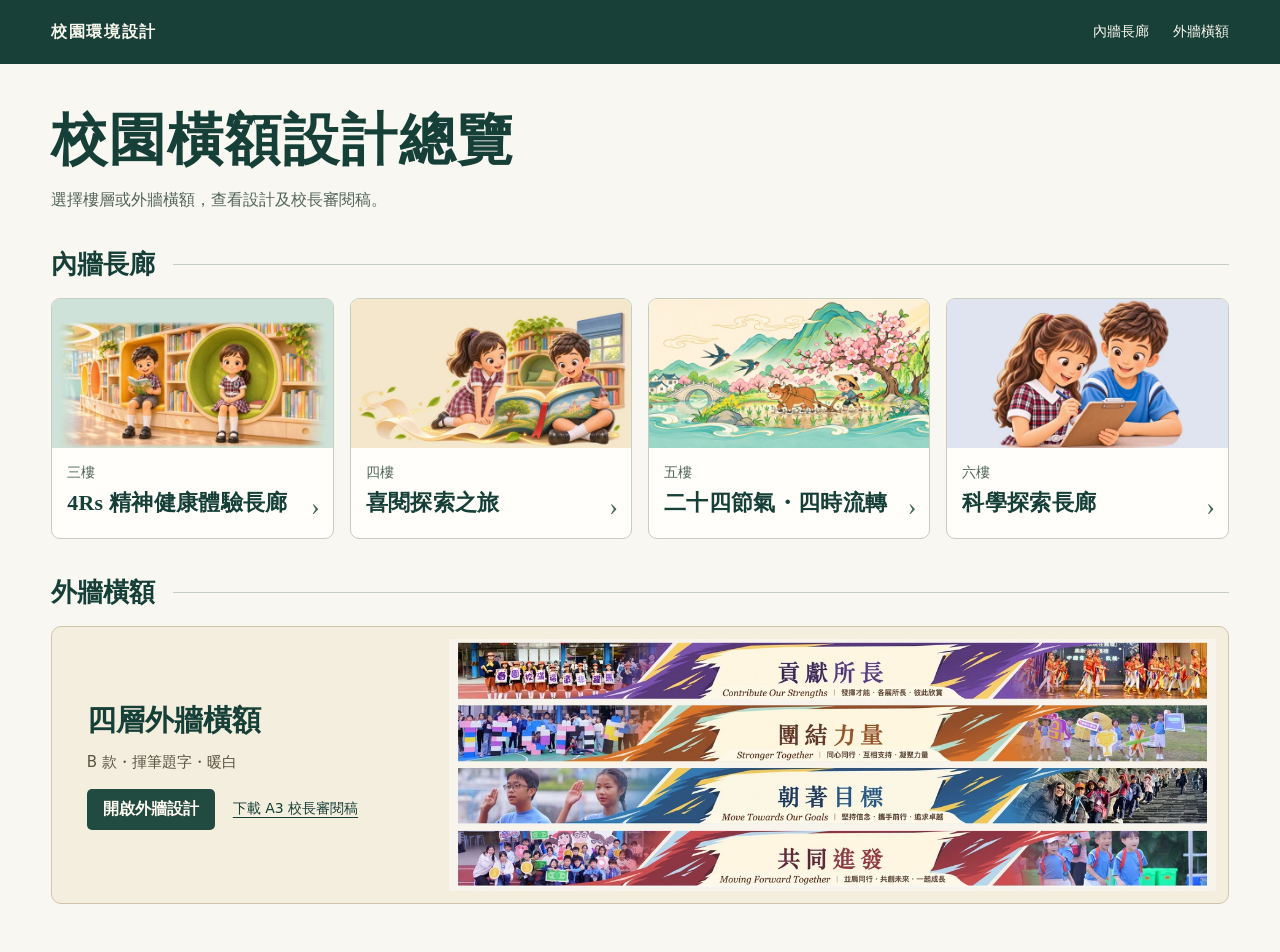
<file: index.html>
<!doctype html>
<html lang="zh-HK">
<head>
<meta charset="utf-8">
<meta name="viewport" content="width=device-width, initial-scale=1">
<meta name="theme-color" content="#173f38">
<title>校園橫額設計總覽</title>
<link rel="icon" href="data:,">
<style>
:root{color-scheme:light;--ink:#163f38;--paper:#f8f7f1;--rule:#c5cec0;font-family:"PingFang HK","Microsoft JhengHei",system-ui,sans-serif;color:var(--ink);background:var(--paper)}
*{box-sizing:border-box}
body{margin:0}
a{color:inherit;text-underline-offset:.25em}
a:focus-visible{outline:3px solid #be682e;outline-offset:4px}
.top{background:#183f38;color:#faf8ed}
.wrap{width:min(1220px,92%);margin-inline:auto}
.bar{display:flex;align-items:center;justify-content:space-between;gap:14px;min-height:64px}
.brand{font-weight:700;letter-spacing:.1em}
nav{display:flex;gap:24px}
nav a{padding:12px 0;text-decoration:none;font-size:14px}
nav a:hover,.links a:hover{text-decoration:underline}
main{padding:44px 0 48px}
h1,h2,h3,p{margin:0}
h1,h2,h3{font-family:"Songti TC","Noto Serif CJK TC",serif}
h1{font-size:clamp(36px,4.4vw,66px);line-height:1.14;letter-spacing:.035em}
.lead{margin:14px 0 34px;line-height:1.7;color:#51645c}
h2{font-size:clamp(23px,2vw,31px)}
#inside,#outside{scroll-margin:12px}
.section-title{display:flex;align-items:center;gap:18px;margin-bottom:16px}
.section-title::after{content:"";height:1px;flex:1;background:var(--rule)}
.grid{display:grid;grid-template-columns:repeat(4,minmax(0,1fr));gap:16px}
.card{display:flex;flex-direction:column;min-width:0;overflow:hidden;border:1px solid var(--rule);border-radius:9px;background:#fffefa;text-decoration:none}
.card img{width:100%;height:auto;aspect-ratio:640/340;object-fit:cover;display:block}
.caption{padding:14px 15px 18px;flex:1;position:relative}
.caption small{font-size:14px;color:#51675e}
.caption h3{margin-top:6px;padding-right:18px;font-size:clamp(19px,1.7vw,25px);line-height:1.45;letter-spacing:.015em}
.caption::after{content:"›";position:absolute;right:13px;bottom:18px;font:26px/1 Georgia;color:#446658}
.card:hover{border-color:#527f6e;background:#f1f5eb}
#outside{margin-top:36px}
.facade{display:grid;grid-template-columns:minmax(240px,.68fr) 1.4fr;border:1px solid #d1c4ad;background:#f3eede;border-radius:10px;overflow:hidden}
.desc{display:flex;flex-direction:column;justify-content:center;align-items:flex-start;gap:12px;padding:clamp(18px,2.7vw,38px)}
.desc h3{font-size:clamp(24px,2.3vw,34px);line-height:1.4}
.desc p{color:#5b5141;font-size:15px}
.links{display:flex;flex-wrap:wrap;align-items:center;gap:12px 18px;margin-top:5px}
.open{border-radius:5px;background:#214b40;color:#fffaf2;padding:10px 16px;text-decoration:none;font-weight:600}
.pdf{font-size:14px}
.facade-visual{align-self:center;display:block;padding:12px}
.facade img{display:block;width:100%;height:auto}
@media(max-width:900px){.grid{grid-template-columns:repeat(2,minmax(0,1fr))}.facade{grid-template-columns:.9fr 1.2fr}}
@media(max-width:600px){main{padding:28px 0}.bar{min-height:56px}nav{gap:13px}.lead{margin:10px 0 23px}.grid{gap:10px}.caption{padding:10px}.caption h3{font-size:18px;padding-right:10px}.caption::after{right:7px;bottom:12px;font-size:20px}.facade{grid-template-columns:1fr}.facade-visual{order:-1;padding:9px}.desc{padding:8px 17px 21px;gap:8px}#outside{margin-top:26px}}
</style>
</head>
<body><header class="top"><div class="wrap bar"><div class="brand">校園環境設計</div><nav aria-label="設計類別"><a href="#inside">內牆長廊</a><a href="#outside">外牆橫額</a></nav></div></header>
<main class="wrap">
<h1>校園橫額設計總覽</h1><p class="lead">選擇樓層或外牆橫額，查看設計及校長審閱稿。</p>
<section id="inside" aria-labelledby="inside-title"><div class="section-title"><h2 id="inside-title">內牆長廊</h2></div><div class="grid">
<a class="card" href="./floor-3.html"><img src="./gallery/floor-3.webp" width="640" height="340" alt=""><div class="caption"><small>三樓</small><h3>4Rs 精神健康體驗長廊</h3></div></a>
<a class="card" href="./floor-4.html"><img src="./gallery/floor-4.webp" width="640" height="340" alt=""><div class="caption"><small>四樓</small><h3>喜閱探索之旅</h3></div></a>
<a class="card" href="./floor-5.html"><img src="./gallery/floor-5.webp" width="640" height="340" alt=""><div class="caption"><small>五樓</small><h3>二十四節氣・四時流轉</h3></div></a>
<a class="card" href="./floor-6.html"><img src="./gallery/floor-6.webp" width="640" height="340" alt=""><div class="caption"><small>六樓</small><h3>科學探索長廊</h3></div></a>
</div></section>
<section id="outside" aria-labelledby="outside-title"><div class="section-title"><h2 id="outside-title">外牆橫額</h2></div>
<div class="facade"><div class="desc"><h3>四層外牆橫額</h3><p>B 款・揮筆題字・暖白</p><div class="links"><a class="open" href="./exterior-studio/classic.html?trial=reference&amp;scheme=B&amp;title=reference">開啟外牆設計</a><a class="pdf" href="./exterior-studio/classic-b-a3.pdf">下載 A3 校長審閱稿</a></div></div>
<a class="facade-visual" href="./exterior-studio/classic.html?trial=reference&amp;scheme=B&amp;title=reference" aria-label="查看四層外牆 B 款"><img src="./gallery/exterior-b.webp" width="1250" height="410" alt="四層橫額依次展示貢獻所長、團結力量、朝著目標及共同進發"></a></div></section>
</main></body></html>
</file>
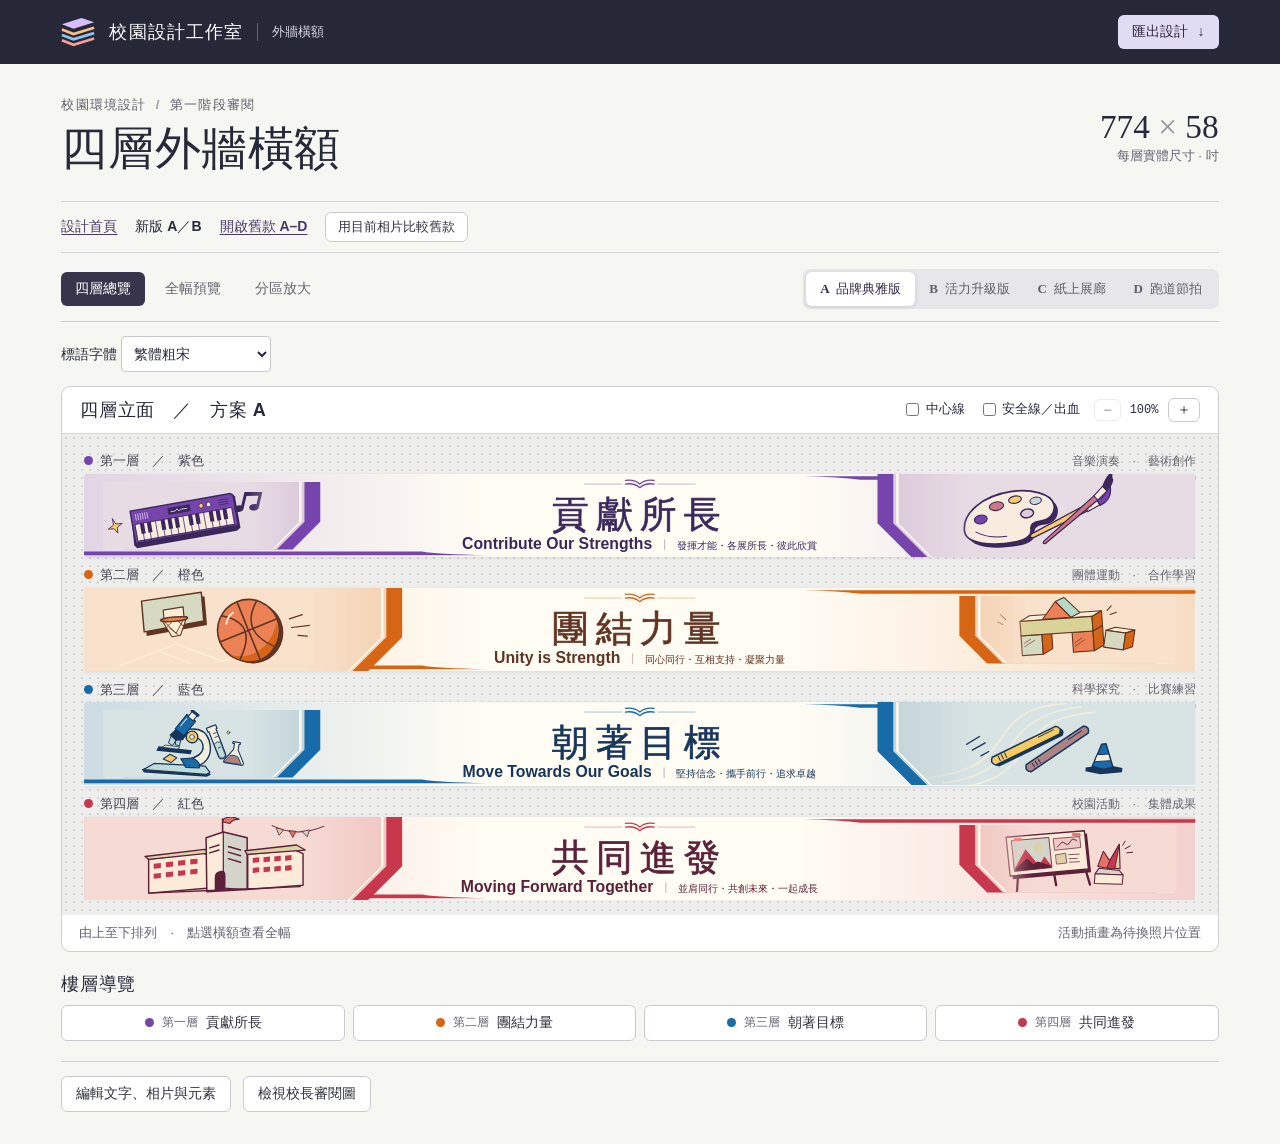
<file: exterior-studio/index.html>
<!doctype html>
<html lang="zh-HK" data-edition="brand"><head><meta charset="utf-8"><meta name="viewport" content="width=device-width, initial-scale=1"><meta name="theme-color" content="#242737"><link rel="icon" href="data:,"><title>四層外牆橫額｜校園設計工作室</title><link rel="stylesheet" href="style.css?v=facade-brand-3"><script>if(location.pathname.endsWith('/')&&new URLSearchParams(location.search).get('title')==='reference'){location.replace('classic.html'+location.search+location.hash)}</script></head>
<body>
<header><div class="bar"><div class="brand"><svg viewBox="0 0 38 33" aria-hidden="true"><path d="M1 8 23 1l14 5-23 7Z" fill="#D9BEFD"/><path d="m1 14 13 5 23-7" class="band" stroke="#FABF84"/><path d="m1 20 13 5 23-7" class="band" stroke="#8CC5F3"/><path d="m1 26 13 5 23-7" class="band" stroke="#FA9C94"/></svg><b>校園設計工作室</b><span>外牆橫額</span></div><button id="exportToggle" class="primary" aria-expanded="false">匯出設計 <span aria-hidden="true">↓</span></button></div></header>
<main><div class="intro"><div><div class="folio">校園環境設計 <i>/</i> 第一階段審閱</div><h1>四層外牆橫額</h1></div><div class="spec"><strong>774 <em>×</em> 58</strong><span>每層實體尺寸 · 吋</span></div></div>
<section id="exports" class="panel" hidden><h2>匯出設計</h2><div class="actions"><button data-export="layers">本層分層 SVG 初稿</button><button data-export="full">本層全幅 PNG</button><button data-export="detail">本區放大 PNG</button><button data-export="overview">四層總覽 PNG</button><button data-export="details">四層局部放大 PNG</button><button data-export="compare">新版 A／B 對照 PNG</button><button data-export="board">校長審閱圖 PNG</button><button data-export="draft">下載可編輯草稿</button></div></section>
<nav class="editionNav" aria-label="設計版本"><a href="../index.html">設計首頁</a><strong>新版 A／B</strong><a id="otherEdition" href="classic.html?trial=reference&amp;scheme=B&amp;title=reference">開啟舊款 A–D</a><button id="compareEdition">用目前相片比較舊款</button><span id="compareHint" hidden>獨立比較稿</span></nav>
<div class="schemebar"><div class="modes" id="modes"><button data-mode="overview">四層總覽</button><button data-mode="full">全幅預覽</button><button data-mode="detail">分區放大</button></div><div class="schemes"><button data-scheme="A"><b>A</b> 品牌典雅版</button><button data-scheme="B"><b>B</b> 活力升級版</button><button data-scheme="C"><b>C</b> 紙上展廊</button><button data-scheme="D"><b>D</b> 跑道節拍</button></div></div>
<div class="titleChoices"><div id="bTitles" class="cTitleOptions" role="group" aria-label="B 版底色" hidden><strong>中央底色</strong><div class="schemes"><button data-b-title="plain">深墨</button><button data-b-title="reference">暖白</button><button data-b-title="sweep">主題色</button></div></div><div id="cTitles" class="cTitleOptions" role="group" aria-label="C 版中央構圖" hidden><strong>中央構圖</strong><div class="schemes"><button data-c-title="fold">C1　摺紙題簽</button><button data-c-title="press">C2　活字海報</button></div></div><label>標語字體 <select id="titleFace"><option value="seki">源石黑體（丹版）</option><option value="song">繁體粗宋</option><option value="sans">原版粗黑</option></select></label></div>
<div id="photoSets" class="titleChoices" hidden><strong>已選活動相片</strong><div class="schemes"><button data-photo-set="main">主配搭</button><button data-photo-set="alternate">替換配搭</button></div></div>
<section class="viewer"><div class="toolbar"><h2 id="viewTitle"></h2><div class="tools"><label><input type="checkbox" id="center"> 中心線</label><label><input type="checkbox" id="safety"> 安全線／出血</label><div class="zoom"><button id="minus" aria-label="縮小">−</button><output id="scale">100%</output><button id="plus" aria-label="放大">＋</button></div></div></div>
<div class="mat"><div id="view" class="viewport" tabindex="0" aria-label="外牆設計預覽，可橫向捲動"></div></div>
<div class="legend"><span id="viewHint"></span><span id="guideHint"></span></div></section>
<section class="navigation"><h2>樓層導覽</h2><nav id="floors" aria-label="選擇樓層"></nav><div id="regions" class="actions" aria-label="選擇放大區域" hidden></div></section>
<div class="editbar"><button id="editToggle" aria-expanded="false">編輯文字、相片與元素</button><button id="boardToggle" aria-expanded="false">檢視校長審閱圖</button></div>
<section id="editor" class="panel" hidden><h2>編輯橫額</h2><div class="fields"><label>目前樓層<select id="level"></select></label><label>主標語（四字）<input id="headline" maxlength="8" required><span id="titleHint"></span></label><label>主題色調<select id="tone"></select></label><label>標語字級 <output id="fontOut"></output><input type="range" id="font" min="64" max="86"></label><label>字距 <output id="trackOut"></output><input type="range" id="track" min="4" max="17"></label></div>
<h3>本層設計元素</h3><div class="actions elementAdd"><label for="elementType">新增元素</label><select id="elementType"></select><button id="addElement">加入本層</button></div>
<div id="elementList"></div>
<h3>活動照片</h3><div id="photoEditors" class="photoEditors"></div>
<h3>印刷參考線 <small>暫定值，待印刷公司與現場確認</small></h3><div class="fields"><label>安全邊距（吋）<input id="margin" type="number" min="0" max="20" step=".25"></label><label>出血（吋）<input id="bleed" type="number" min="0" max="10" step=".25"></label></div>
<h3>可編輯草稿</h3><div class="actions"><button data-export="draft">下載草稿 JSON</button><label class="filebtn">載入草稿 JSON<input type="file" id="restore" accept=".json,application/json"></label></div></section>
<section id="boardPanel" class="panel" hidden><div class="boardHead"><h2>校長審閱圖</h2><button data-export="board">下載審閱圖 PNG</button></div><div id="boardView"></div></section>
<p role="status" id="status"></p></main>
<svg id="measure" xmlns="http://www.w3.org/2000/svg" aria-hidden="true"></svg>
<script defer src="fonts/seki-data.js"></script><script defer src="edition-switch.js?v=retained-1"></script><script defer src="art.js"></script><script defer src="design.js?v=facade-brand-3"></script><script defer src="review.js?v=facade-brand-3"></script><script defer src="app.js?v=facade-brand-3"></script></body></html>
</file>
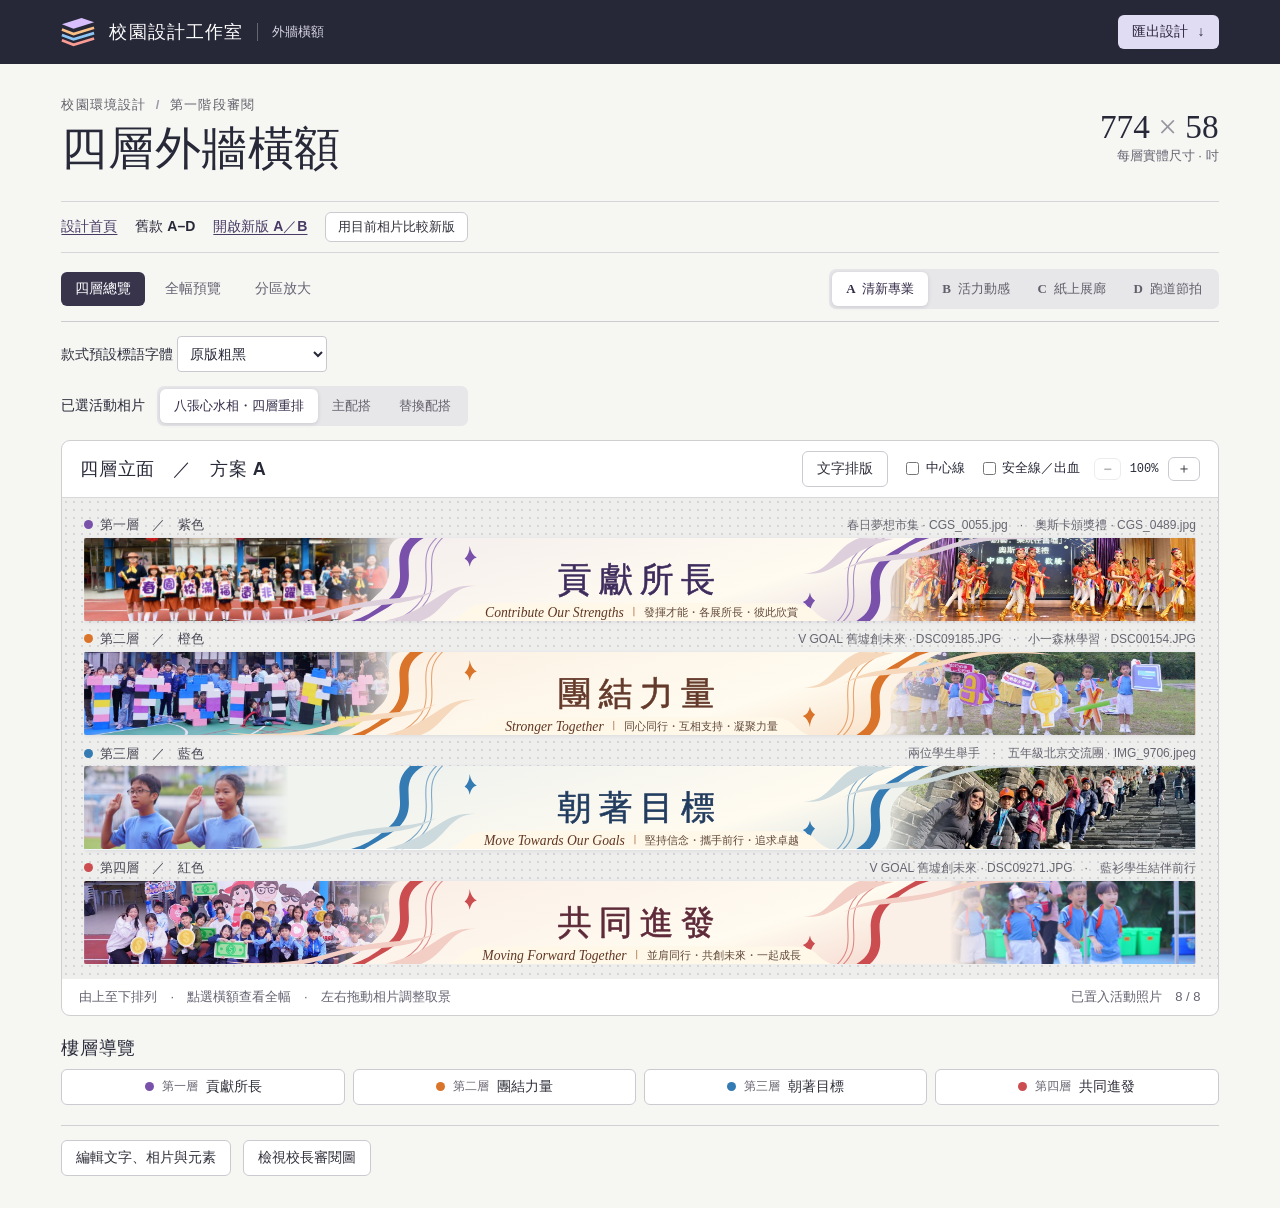
<file: exterior-studio/classic.html>
<!doctype html>
<html lang="zh-HK" data-edition="classic"><head><meta charset="utf-8"><meta name="viewport" content="width=device-width, initial-scale=1"><meta name="theme-color" content="#242737"><link rel="icon" href="data:,"><title>舊款四層外牆橫額｜校園設計工作室</title><link rel="stylesheet" href="style.css?v=facade-brand-3"><link rel="stylesheet" href="classic/type-editor.css"></head>
<body>
<header><div class="bar"><div class="brand"><svg viewBox="0 0 38 33" aria-hidden="true"><path d="M1 8 23 1l14 5-23 7Z" fill="#D9BEFD"/><path d="m1 14 13 5 23-7" class="band" stroke="#FABF84"/><path d="m1 20 13 5 23-7" class="band" stroke="#8CC5F3"/><path d="m1 26 13 5 23-7" class="band" stroke="#FA9C94"/></svg><b>校園設計工作室</b><span>外牆橫額</span></div><button id="exportToggle" class="primary" aria-expanded="false">匯出設計 <span aria-hidden="true">↓</span></button></div></header>
<main><div class="intro"><div><div class="folio">校園環境設計 <i>/</i> 第一階段審閱</div><h1>四層外牆橫額</h1></div><div class="spec"><strong>774 <em>×</em> 58</strong><span>每層實體尺寸 · 吋</span></div></div>
<section id="exports" class="panel" hidden><h2>匯出設計</h2><div class="actions"><button data-export="layers">本層分層 SVG 初稿</button><button data-export="full">本層全幅 PNG</button><button data-export="detail">本區放大 PNG</button><button data-export="board-pdf">A3 校長審閱圖 PDF</button><button data-export="board">A3 校長審閱圖 PNG</button><button data-export="draft">下載可編輯草稿</button></div></section>
<nav class="editionNav" aria-label="設計版本"><a href="../index.html">設計首頁</a><strong>舊款 A–D</strong><a id="otherEdition" href="index.html?trial=reference&amp;scheme=B&amp;title=sweep">開啟新版 A／B</a><button id="compareEdition">用目前相片比較新版</button><span id="compareHint" hidden>獨立比較稿</span></nav>
<div class="schemebar"><div class="modes" id="modes"><button data-mode="overview">四層總覽</button><button data-mode="full">全幅預覽</button><button data-mode="detail">分區放大</button></div><div class="schemes"><button data-scheme="A"><b>A</b> 清新專業</button><button data-scheme="B"><b>B</b> 活力動感</button><button data-scheme="C"><b>C</b> 紙上展廊</button><button data-scheme="D"><b>D</b> 跑道節拍</button></div></div>
<div class="titleChoices"><div id="bTitles" class="cTitleOptions" role="group" aria-label="B 版中央構圖" hidden><strong>中央構圖</strong><div class="schemes"><button data-b-title="plain">原版白字</button><button data-b-title="reference">揮筆題字・暖白</button><button data-b-title="sweep">揮筆題字・樓層色</button></div></div><div id="cTitles" class="cTitleOptions" role="group" aria-label="C 版中央構圖" hidden><strong>中央構圖</strong><div class="schemes"><button data-c-title="fold">C1　摺紙題簽</button><button data-c-title="press">C2　活字海報</button></div></div><label>款式預設標語字體 <select id="titleFace"><option value="seki">源石黑體（丹版）</option><option value="song">繁體粗宋</option><option value="sans">原版粗黑</option></select></label></div>
<div id="photoSets" class="titleChoices" hidden><strong>已選活動相片</strong><div class="schemes"><button data-photo-set="review">八張心水相・四層重排</button><button data-photo-set="main">主配搭</button><button data-photo-set="alternate">替換配搭</button></div></div>
<section class="viewer"><div class="toolbar"><h2 id="viewTitle"></h2><div class="tools"><button id="typeToggle" aria-expanded="false" aria-controls="typeEditor">文字排版</button><label><input type="checkbox" id="center"> 中心線</label><label><input type="checkbox" id="safety"> 安全線／出血</label><div class="zoom"><button id="minus" aria-label="縮小">−</button><output id="scale">100%</output><button id="plus" aria-label="放大">＋</button></div></div></div>
<section id="typeEditor" aria-label="文字排版" hidden>
<div class="typeFields"><label>文字項目<select id="typePart"></select></label><label>字體<select id="typeFace"></select></label>
<label>字級（預設的 %）<input type="number" id="typeScale" min="25" max="300" step="1"></label>
<label>左右位移（吋）<input type="number" id="typeX" min="-774" max="774" step="0.5"></label>
<label>上下位移（吋）<input type="number" id="typeY" min="-58" max="58" step="0.5"></label>
<button id="typeReset">還原這項文字</button><button id="applyTypeToFloors" type="button" class="primary" title="將目前款式整層的字體、字級比例和位移套用到其餘三層的對應文字">套用到四層</button></div>
<p><strong id="typeFloor"></strong>　點選或拖動畫布上的文字。位移以原排版為零，向右、向下為正數。</p><output id="typeApplyResult" role="status"></output></section>
<div class="mat"><div id="view" class="viewport" tabindex="0" aria-label="外牆設計預覽，可橫向捲動"></div></div>
<div class="legend"><span id="viewHint"></span><span id="guideHint"></span></div></section>
<section class="navigation"><h2>樓層導覽</h2><nav id="floors" aria-label="選擇樓層"></nav><div id="regions" class="actions" aria-label="選擇放大區域" hidden></div></section>
<div class="editbar"><button id="editToggle" aria-expanded="false">編輯文字、相片與元素</button><button id="boardToggle" aria-expanded="false">檢視校長審閱圖</button></div>
<section id="editor" class="panel" hidden><h2>編輯橫額</h2><div class="fields"><label>目前樓層<select id="level"></select></label><label>主標語（四字）<input id="headline" maxlength="8" required><span id="titleHint"></span></label><label>主題色調<select id="tone"></select></label><label>本層預設標語字級 <output id="fontOut"></output><input type="range" id="font" min="64" max="86"></label><label>字距 <output id="trackOut"></output><input type="range" id="track" min="4" max="17"></label></div>
<h3>本層設計元素</h3><div class="actions elementAdd"><label for="elementType">新增元素</label><select id="elementType"></select><button id="addElement">加入本層</button></div>
<div id="elementList"></div>
<h3>活動照片</h3><div id="photoEditors" class="photoEditors"></div>
<h3>印刷參考線 <small>暫定值，待印刷公司與現場確認</small></h3><div class="fields"><label>安全邊距（吋）<input id="margin" type="number" min="0" max="20" step=".25"></label><label>出血（吋）<input id="bleed" type="number" min="0" max="10" step=".25"></label></div>
<h3>可編輯草稿</h3><div class="actions"><button data-export="draft">下載草稿 JSON</button><label class="filebtn">載入草稿 JSON<input type="file" id="restore" accept=".json,application/json"></label></div></section>
<section id="boardPanel" class="panel" hidden><div class="boardHead"><h2>校長審閱圖 · A3 直向</h2><div class="actions"><button data-export="board-pdf">下載 A3 審閱圖 PDF</button><button data-export="board">下載 A3 審閱圖 PNG</button></div></div><div id="boardView"></div></section>
<p role="status" id="status"></p></main>
<svg id="measure" xmlns="http://www.w3.org/2000/svg" aria-hidden="true"></svg>
<script defer src="fonts/seki-data.js"></script><script defer src="edition-switch.js?v=retained-1"></script><script defer src="art.js"></script><script defer src="classic/design.js?v=type-editor-1"></script><script defer src="classic/review.js?v=a3-pdf-1"></script><script defer src="classic/app.js?v=a3-pdf-1"></script></body></html>
</file>
<file: exterior-studio/style.css>
:root{font-family:"PingFang HK","Microsoft JhengHei",sans-serif;color:#272938;background:#f6f6f3;accent-color:#595079;font-synthesis:none}*{box-sizing:border-box}body{margin:0}header{background:#262838;color:#fff}.bar,main{max-width:1630px;margin:auto;padding-inline:clamp(16px,4.8vw,78px)}.bar,.brand,.intro,.schemebar,.toolbar,.tools,.zoom,.legend,.editbar,.boardHead,.navigation h2{display:flex;align-items:center;justify-content:space-between;gap:12px}.bar{height:64px}.brand{justify-content:flex-start;gap:14px}.brand svg{width:34px}.band{fill:none;stroke-width:3}.brand b{font-size:18px;letter-spacing:.06em}.brand span{border-left:1px solid #656574;padding-left:14px;font-size:13px;color:#d6d4e3}button,.filebtn,input,select{font:inherit}button,.filebtn{border:1px solid #cbcad1;background:#fff;color:#30313b;cursor:pointer;font-size:14px;font-weight:600;padding:8px 14px;border-radius:6px}button:hover,.filebtn:hover{background:#eeedf4}button:disabled{opacity:.36;cursor:default}button:focus-visible,input:focus-visible,select:focus-visible,.filebtn:focus-within{outline:3px solid #8972b0;outline-offset:3px}.primary{background:#e0dcf3;color:#302641;border:0}.primary span{margin-left:6px}main{padding-top:32px;padding-bottom:32px}.intro{margin:0 0 24px}.folio{font-size:13px;color:#61606a;font-weight:600;letter-spacing:.085em}.folio i{font-style:normal;color:#9c98ac;margin:0 5px}h1{font-size:clamp(32px,3.6vw,57px);line-height:1.2;letter-spacing:.012em;margin:.16em 0 0;font-weight:800}.spec{display:grid;gap:0;text-align:right}.spec strong{font:500 clamp(24px,2.6vw,38px)/1.2 Georgia,serif;font-variant-numeric:lining-nums}.spec em{color:#96959f;font-style:normal}.spec span,.legend,.rowMeta,.folio,.note{font-size:13px}.spec span{color:#666371}.schemebar{border-bottom:1px solid #cccbd1;padding-bottom:12px;margin-bottom:14px;flex-wrap:wrap}.modes,.schemes,.actions{display:flex;gap:6px;flex-wrap:wrap}.modes button{border:0;background:transparent;color:#666372}.modes [aria-pressed=true]{color:#fff;background:#37344c}.schemes{padding:3px;background:#e7e6e9;gap:0;border-radius:7px}.schemes button{border:0;background:transparent;font-size:13px;color:#625f6b}.schemes b{font-family:Georgia,serif;margin-right:3px}.schemes [aria-pressed=true]{background:#fff;color:#342b48;box-shadow:0 1px 4px #27203925}.viewer,.panel{border:1px solid #cfcfd2;border-radius:9px;background:#fff;overflow:hidden}.toolbar{padding:10px 18px;min-height:47px;border-bottom:1px solid #d9d8d9}h2,h3{margin:0}h2{font-size:18px;letter-spacing:.03em}.tools{gap:14px;flex-wrap:wrap}.tools label{font-size:13px}.tools input{vertical-align:middle}.zoom{gap:2px}.zoom button{padding:2px 8px}.zoom output{font:12px ui-monospace,monospace;width:43px;text-align:center}.mat{background-color:#eeefed;background-image:radial-gradient(#bab9c18a .7px,transparent .8px);background-size:8px 8px;padding:15px clamp(10px,1.7vw,26px)}.viewport{overflow:auto;max-height:76vh}.sheet{min-width:100%}.rowMeta{display:flex;align-items:center;justify-content:space-between;height:25px;color:#474452;font-weight:650}.rowMeta small{font-size:12px;color:#686470;font-weight:450}.swatch{display:inline-block;width:9px;height:9px;border-radius:50%;background:var(--tone);margin-right:7px}.artButton,.artView{display:block;border:0;padding:0;border-radius:2px;background:white;width:100%;overflow:hidden;box-shadow:0 1px 4px #3731461c}.artButton:focus-visible{outline-offset:-3px}.artButton>svg,.artView>svg,#boardView>svg{display:block;width:100%;height:auto}.floorRow+.floorRow{margin-top:6px}.legend{padding:9px 17px;color:#656371}.navigation{margin:20px 0}.navigation h2{margin-bottom:9px}.navigation nav{display:grid;grid-template-columns:repeat(4,1fr);gap:8px}.navigation nav button{display:flex;align-items:center;gap:8px;justify-content:center}.navigation nav small{font-size:12px;color:#696571}.navigation nav .swatch{margin:0}.navigation button[aria-pressed=true],#regions button[aria-pressed=true]{border-color:#72668a;background:#efedf5}#regions{margin-top:12px}.editbar{border-top:1px solid #d1cfd4;padding-top:14px;justify-content:flex-start}.panel{padding:18px;margin:14px 0}.panel h2{margin-bottom:14px}.fields,.photoEditors{display:grid;gap:14px;grid-template-columns:repeat(auto-fit,minmax(155px,1fr))}.fields label,.photoCard label{display:grid;gap:5px;font-size:14px;color:#514f5a;align-content:start}.fields input:not([type=range]),select{background:white;border:1px solid #c9c8cf;padding:8px;border-radius:4px;min-width:0;color:inherit}.fields label:has(output),.photoCard label:has(output){display:block}.fields output,.photoCard output{font-size:12px;color:#6c6678}.fields input[type=range],.photoCard input[type=range]{width:100%;display:block}.panel h3{font-size:16px;margin:22px 0 10px}.panel h3 small{font-size:12px;font-weight:400;margin-left:10px;color:#64616c}.photoCard{border:1px solid #d6d4dc;border-radius:6px;padding:13px;display:grid;gap:12px}.photoCard h4{margin:0}.photoCard input[type=file]{max-width:100%}.filebtn{position:relative;overflow:hidden}.filebtn input{position:absolute;inset:0;opacity:0;width:100%;cursor:pointer}.boardHead{margin-bottom:12px}.boardHead h2{margin:0}#status,#titleHint{font-size:13px;color:#5a4865}#status:empty{display:none}#measure{position:fixed;top:-2000px;width:1600px;height:200px;visibility:hidden;pointer-events:none}[hidden]{display:none!important}
@media(max-width:720px){.bar{height:55px}.brand{gap:8px}.brand b{font-size:15px}.brand span{display:none}.intro{margin-bottom:15px}main{padding-top:20px}.schemebar{gap:9px}.modes button,.schemes button{padding:7px 9px}.toolbar,.legend{align-items:flex-start;flex-wrap:wrap;padding:9px 10px}.tools{gap:6px}h2{font-size:16px}.navigation nav{grid-template-columns:repeat(2,1fr)}.navigation nav button{padding:8px}.legend{gap:3px}.photoEditors{grid-template-columns:1fr}.mat{padding:9px}.rowMeta{height:25px}.brand svg{width:27px}.spec span,.rowMeta small,.legend{font-size:12px}.folio{font-size:12px}.boardHead{flex-wrap:wrap}}

.titleChoices{display:flex;flex-wrap:wrap;align-items:center;gap:12px;margin:0 0 14px}.titleChoices strong{font-size:14px}

.cTitleOptions{display:flex;align-items:center;gap:12px}.titleChoices label{font-size:14px;font-weight:600}

#view [data-layer^="photo-"] image{cursor:ew-resize;touch-action:pan-y;user-select:none}
#view [data-layer="accents"],#view [data-guide]{pointer-events:none}
#view .artButton:has(image),#view .artView:has(image){touch-action:pan-y pinch-zoom}

.elementAdd{align-items:center;margin-bottom:10px}.elementRow{display:grid;grid-template-columns:7em minmax(0,1fr) auto;align-items:center;gap:12px;padding:8px 0;border-bottom:1px solid #dedce0}.elementRow strong,.elementFields label{font-size:14px}.elementFields{display:flex;gap:10px;flex-wrap:wrap}.elementFields label{display:grid;gap:2px;flex:1;color:#504c56}.elementFields input{padding:6px;border:1px solid #bcb9c3;border-radius:4px;min-width:0;width:100%}
@media(max-width:650px){.elementRow{grid-template-columns:1fr auto}.elementFields:not(:empty){order:3;grid-column:1/-1}.elementFields:empty{display:none}}

.editionNav{display:flex;align-items:center;gap:10px 18px;flex-wrap:wrap;margin:0 0 16px;padding:10px 0;border-block:1px solid #d6d5dc;font-size:14px}
.editionNav a{color:#483a65;text-underline-offset:3px;font-weight:650}
.editionNav button{padding:5px 12px;font-size:13px}
.editionNav span{color:#575461}
</file>
<file: exterior-studio/classic/type-editor.css>
#typeEditor { padding: 16px; background: #f8f6f2; border-top: 1px solid #d8d3d0; }
.typeFields { display: flex; align-items: end; flex-wrap: wrap; gap: 10px; }
.typeFields label { display: grid; gap: 4px; font-size: 13px; font-weight: 600; }
.typeFields input { width: 8em; }
#typeEditor p { margin: 10px 0 0; color: #545163; font-size: 13px; }
#typeToggle[aria-expanded="true"] { background: #424056; color: #fff; }
#view.typeEditing .artButton, #view.typeEditing .artView { touch-action: none; }
#view.typeEditing [data-type-part] { cursor: grab; user-select: none; pointer-events: bounding-box; }
#view.typeEditing [data-type-part]:active { cursor: grabbing; }
#view.typeEditing [data-type-part].typeSelected text { outline: 1px dashed #198392; outline-offset: 2px; }
</file>
